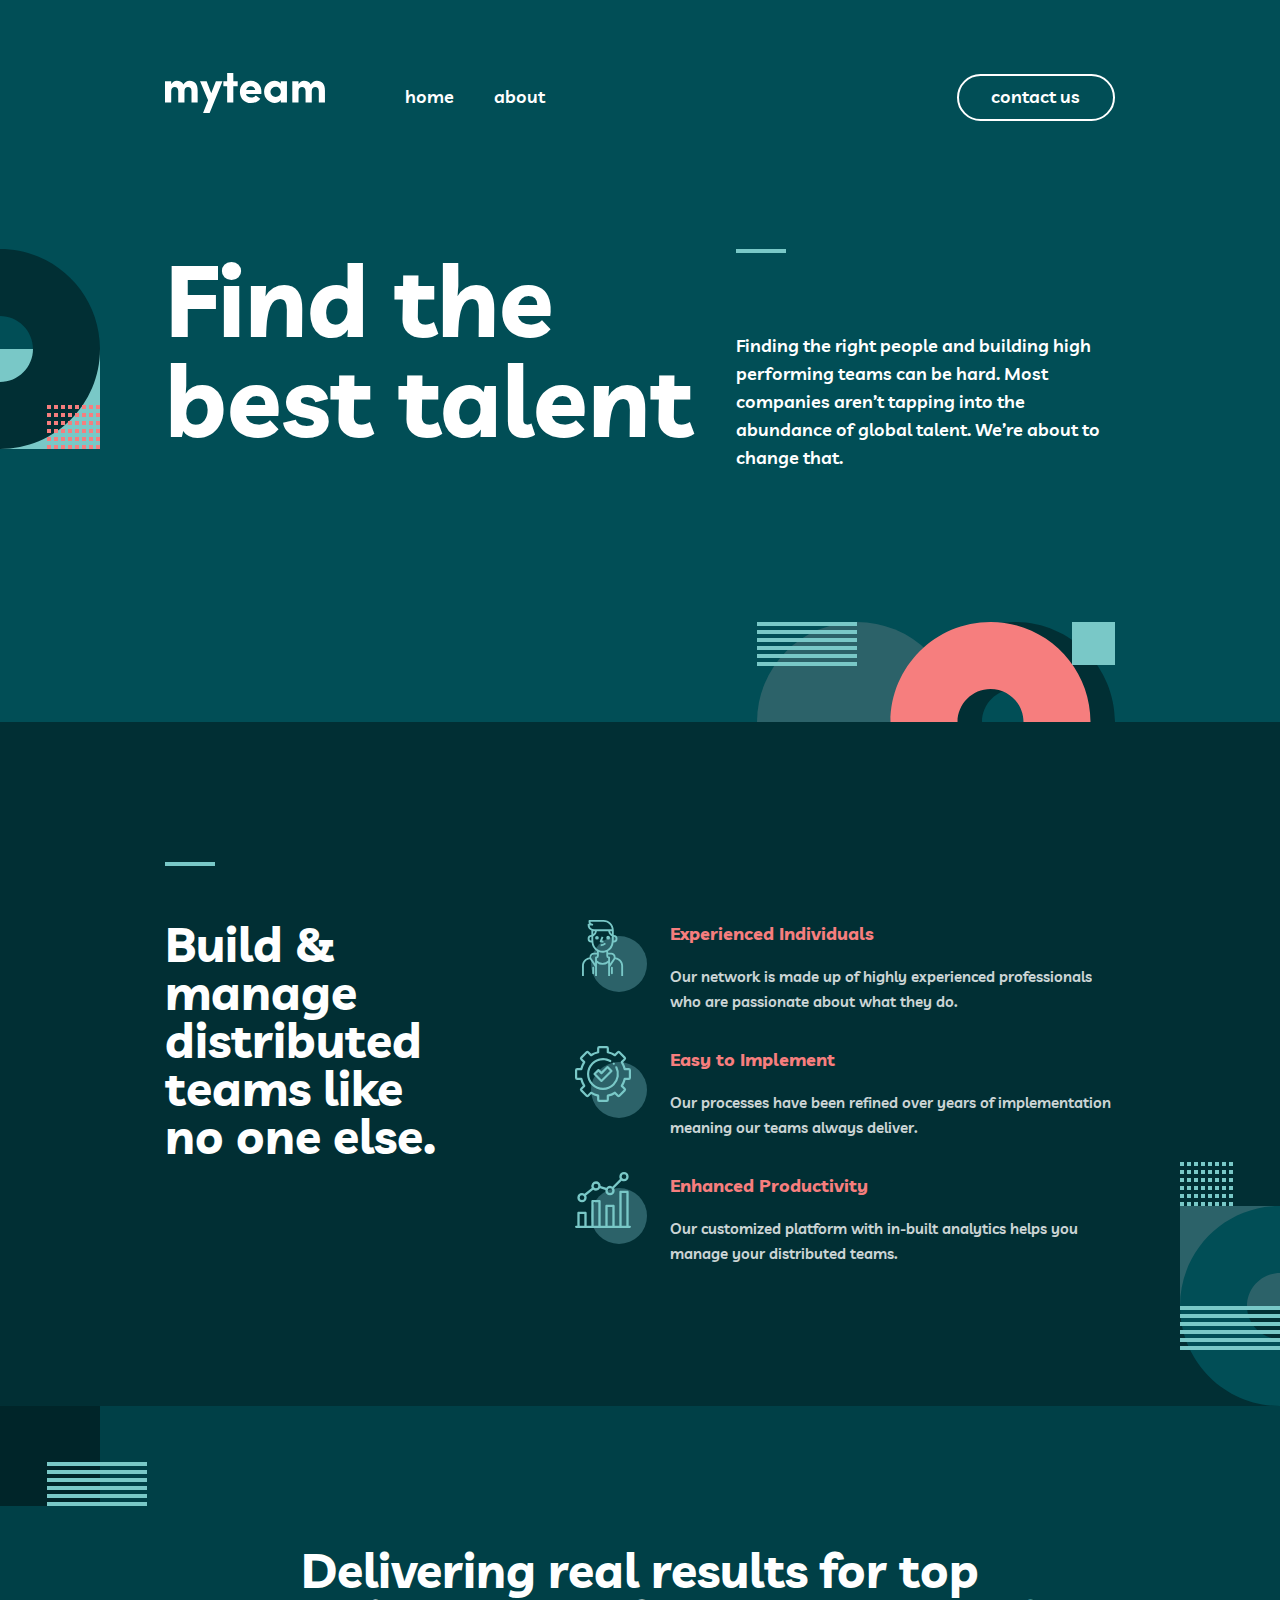
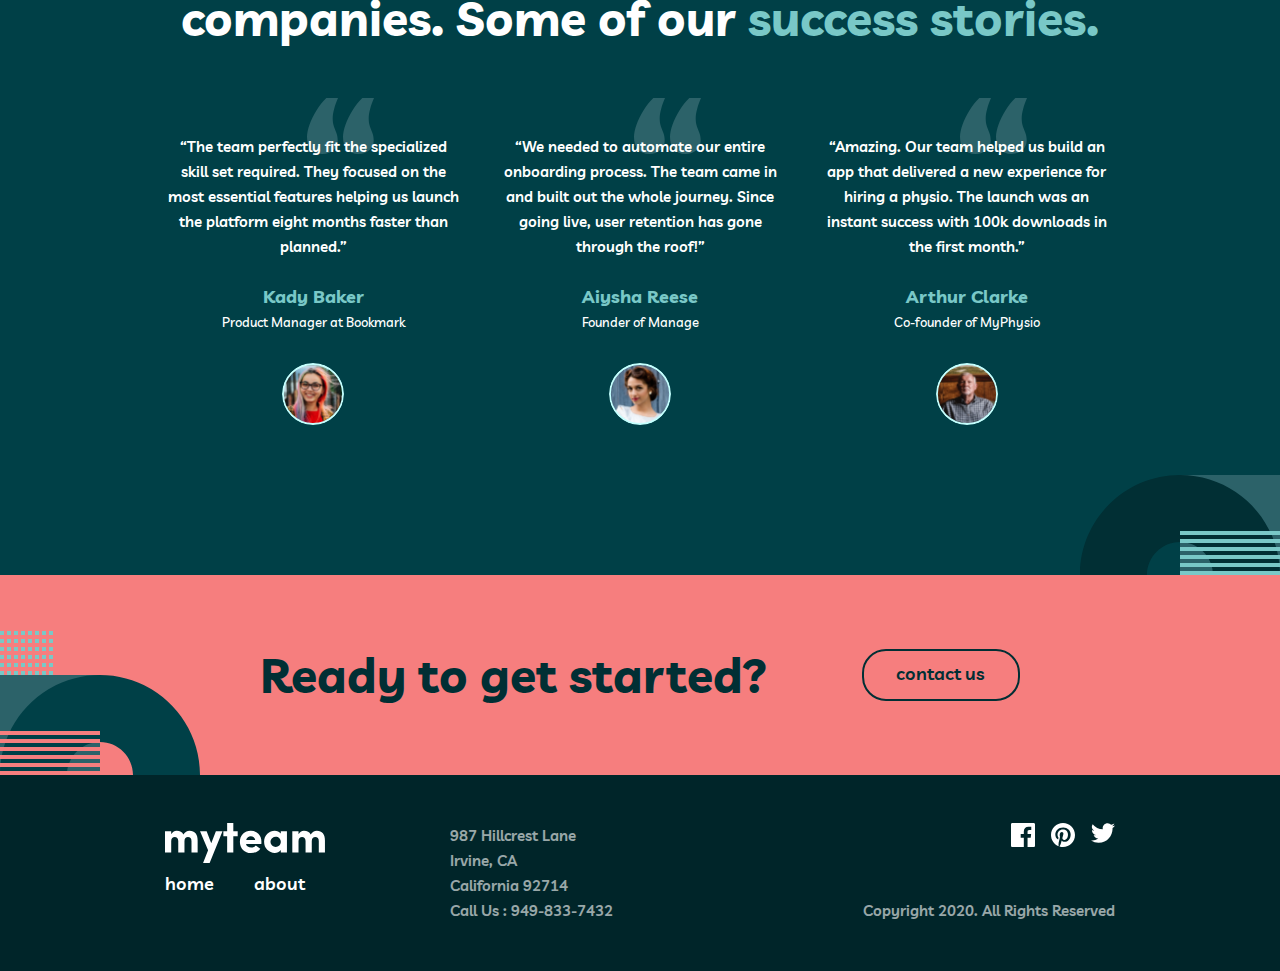
<file: index.html>
<!DOCTYPE html>
<html lang="en">
<head>
  <meta charset="UTF-8">
  <meta http-equiv="X-UA-Compatible" content="IE=edge">
  <meta name="viewport" content="width=device-width, initial-scale=1.0">
  <title>Myteam</title>
  <!-- google-fonts -->
  <link rel="preconnect" href="https://fonts.googleapis.com">
  <link rel="preconnect" href="https://fonts.gstatic.com" crossorigin>
  <link href="https://fonts.googleapis.com/css2?family=Inter:wght@400;600;700&family=Livvic:wght@500;600;700&family=Montserrat:wght@700&family=Nunito+Sans:wght@300;600;800&family=Poppins:wght@500;700&family=Roboto:wght@400;500;700&family=Spartan:wght@500;700&display=swap" rel="stylesheet">
  <!-- stylesheets -->

  <link rel="stylesheet" href="css/normalize.css">
  <link rel="stylesheet" href="css/styles.css">


</head>
<body>

  <div class="site-header-hero-wrapper container">
    <div class="">
      <header class="site-header">
        <div class="header-top-info-left">
          <a class="site-logo" href="index.html"><img class="site-logo-img" src="img/myteam-logo.svg" alt="myteam-logo"></a>
          <ul class="sitenav-list" >
            <li class="sitenav-list-item">
              <a class="sitenav-list-item-link" href="index.html">home</a>
            </li>
            <li class="sitenav-list-item">
              <a class="sitenav-list-item-link" href="index-about.html">about</a>
            </li>

          </ul>
        </div>
        <div class="header-top-info-right"><a class="button button-green" href="index-contact.html">contact us</a></div>
      </header>

      <div class="site-hero">

        <h1 class="hero-heading">Find the <br> best talent</h1>
        <p class="hero-heading-text">Finding the right people and building high performing teams can be hard. Most companies aren’t tapping into the abundance of global talent. We’re about to change that.</p>

        <img class="hero-bg-img-left" src="img/hero-left-bg.svg" alt="" width="100" height="200">
        <img class="hero-bg-img-bottom" src="img/hero-bottom-bg.svg" alt="" width="358" height="100">
      </div>

    </div>
  </div>


  <main class="main-content">

    <div class="main-feature container">
      <h2 class="main-feature-heading" >Build & manage distributed teams like no one else.</h2>
      <ul class="main-feature-list">
        <li class="main-feature-list-item">
          <img class="main-feature-list-item-img" src="img/icon-feature-experience.svg" alt="" width="72" height="72">
          <div class="main-feature-list-item-info">
            <h3 class="main-feature-list-item-headeing">Experienced Individuals</h3>
            <p class="main-feature-list-item-text"> Our network is made up of highly experienced professionals who are passionate about what they do.</p>
          </div>
        </li>
        <li class="main-feature-list-item">
          <img class="main-feature-list-item-img" src="img/icon-feature-implementation.svg" alt="" width="72" height="72">
          <div class="main-feature-list-item-info">
            <h3 class="main-feature-list-item-headeing">Easy to Implement</h3>
            <p class="main-feature-list-item-text">Our processes have been refined over years of implementation meaning our teams always deliver.</p>
          </div>
        </li>
        <li class="main-feature-list-item">
          <img class="main-feature-list-item-img" src="img/icon-feature-productivity.svg" alt="" width="72" height="72">
          <div class="main-feature-list-item-info">
            <h3 class="main-feature-list-item-headeing">Enhanced Productivity</h3>
            <p class="main-feature-list-item-text">Our customized platform with in-built analytics helps you manage your distributed teams.</p>
          </div>
        </li>
      </ul>
      <img class="main-feature-right-bg" src="img/main-feature-right-bg.svg" alt="" width="100" height="244">
    </div>

    <!-- reviews-wrapper -->

    <div class="reviews-wrapper container">
      <h2 class="reviews-heading">Delivering real results for top <br> companies. Some of our <span class="reviews-heading-blue">success stories.</span></h2>
      <ul class="reviews-list">
        <li class="reviews-list-item">
          <img class="reviiews-list-item-icon" src="img/reviews-list-item-beffor.svg" alt="" width="67" height="56">
          <p class="reviews-list-item-text"> “The team perfectly fit the specialized skill set required. They focused on the most essential features helping us launch the platform eight months faster than planned.”</p>
          <h3 class="reviews-list-item-user-name">Kady Baker</h3>
          <span class="reviews-list-item-user-profession"> Product Manager at Bookmark</span>
          <span class="reviews-list-item-user-img-wrapper"><img class="reviews-list-item-user-img" src="img/kady.svg" alt="" width="62" height="62"></span>
        </li>

        <li class="reviews-list-item">
          <img class="reviiews-list-item-icon" src="img/reviews-list-item-beffor.svg" alt="" width="67" height="56">
          <p class="reviews-list-item-text"> “We needed to automate our entire onboarding process. The team came in and built out the whole journey. Since going live, user retention has gone through the roof!”</p>
          <h3 class="reviews-list-item-user-name">Aiysha Reese</h3>
          <span class="reviews-list-item-user-profession"> Founder of Manage</span>
          <span class="reviews-list-item-user-img-wrapper"><img class="reviews-list-item-user-img"  src="img/aisha.svg" alt="" width="62" height="62"></span>
        </li>

        <li class="reviews-list-item">
          <img class="reviiews-list-item-icon" src="img/reviews-list-item-beffor.svg" alt="" width="67" height="56">
          <p class="reviews-list-item-text"> “Amazing. Our team helped us build an app that delivered a new experience for hiring a physio. The launch was an instant success with 100k downloads in the first month.”</p>
          <h3 class="reviews-list-item-user-name">Arthur Clarke</h3>
          <span class="reviews-list-item-user-profession"> Co-founder of MyPhysio</span>
          <span class="reviews-list-item-user-img-wrapper"><img class="reviews-list-item-user-img"  src="img/arthur.svg" alt="" width="62" height="62"></span>
        </li>
      </ul>
      <img class="reviews-bg-left" src="img/reviews-bg-left.svg" alt="" width="147" height="100">
      <img class="reviews-bg-right" src="img/reviews-bg-right.svg" alt="" width="200" height="100">
    </div>

    <!-- contact -->

    <div class="contact container">
      <h2 class="contact-heading">Ready to get started?</h2>
      <a class="button button-red" href="index-contact.html">contact us</a>
      <img class="contact-bg" src="img/contact.bg.svg" alt="" width="200" height="144">
    </div>

  </main>

  <!-- footer -->

  <footer class="site-footer container">
    <div class="site-footer-left">
      <div class="footer-logo-nav-wrapper">
        <a class="site-footer-link" href="index.html"><img class="site-footer-link-img" src="img/myteam-logo.svg" alt="footer-logo"></a>
        <ul class="site-footer-list">
          <li class="site-footer-list-item">
            <a class="sitenav-list-item-link" href="index.html">home</a>
          </li>
          <li class="site-footer-list-item">
            <a class="sitenav-list-item-link" href="index.html">about</a>
          </li>
        </ul>
      </div>
      <div class="site-footer-info">987  Hillcrest Lane <br> Irvine, CA <br>California 92714 <br>Call Us : 949-833-7432</div>
    </div>

    <div class="site-footer-right">
      <ul class="social-networks-list">
        <li class="social-networks-list-item"><a href="#"><svg class="social-networks-icon" width="24" height="24" xmlns="http://www.w3.org/2000/svg"><path d="M22.675 0H1.325C.593 0 0 .593 0 1.325v21.351C0 23.407.593 24 1.325 24H12.82v-9.294H9.692v-3.622h3.128V8.413c0-3.1 1.893-4.788 4.659-4.788 1.325 0 2.463.099 2.795.143v3.24l-1.918.001c-1.504 0-1.795.715-1.795 1.763v2.313h3.587l-.467 3.622h-3.12V24h6.116c.73 0 1.323-.593 1.323-1.325V1.325C24 .593 23.407 0 22.675 0Z" fill="CurrentColor"/></svg></a></li>

        <li class="social-networks-list-item"><a href="#"><svg class="social-networks-icon" width="24" height="24" xmlns="http://www.w3.org/2000/svg"><path d="M12 0C5.373 0 0 5.372 0 12c0 5.084 3.163 9.426 7.627 11.174-.105-.949-.2-2.405.042-3.441.218-.937 1.407-5.965 1.407-5.965s-.359-.719-.359-1.782c0-1.668.967-2.914 2.171-2.914 1.023 0 1.518.769 1.518 1.69 0 1.029-.655 2.568-.994 3.995-.283 1.194.599 2.169 1.777 2.169 2.133 0 3.772-2.249 3.772-5.495 0-2.873-2.064-4.882-5.012-4.882-3.414 0-5.418 2.561-5.418 5.207 0 1.031.397 2.138.893 2.738a.36.36 0 0 1 .083.345l-.333 1.36c-.053.22-.174.267-.402.161-1.499-.698-2.436-2.889-2.436-4.649 0-3.785 2.75-7.262 7.929-7.262 4.163 0 7.398 2.967 7.398 6.931 0 4.136-2.607 7.464-6.227 7.464-1.216 0-2.359-.631-2.75-1.378l-.748 2.853c-.271 1.043-1.002 2.35-1.492 3.146C9.57 23.812 10.763 24 12 24c6.627 0 12-5.373 12-12 0-6.628-5.373-12-12-12Z" fill="CurrentColor"/></svg></a></li>

        <li class="social-networks-list-item"><a href="#"><svg class="social-networks-icon" width="24" height="20"  xmlns="http://www.w3.org/2000/svg"><path d="M24 2.557a9.83 9.83 0 0 1-2.828.775A4.932 4.932 0 0 0 23.337.608a9.864 9.864 0 0 1-3.127 1.195A4.916 4.916 0 0 0 16.616.248c-3.179 0-5.515 2.966-4.797 6.045A13.978 13.978 0 0 1 1.671 1.149a4.93 4.93 0 0 0 1.523 6.574 4.903 4.903 0 0 1-2.229-.616c-.054 2.281 1.581 4.415 3.949 4.89a4.935 4.935 0 0 1-2.224.084 4.928 4.928 0 0 0 4.6 3.419A9.9 9.9 0 0 1 0 17.54a13.94 13.94 0 0 0 7.548 2.212c9.142 0 14.307-7.721 13.995-14.646A10.025 10.025 0 0 0 24 2.557Z" fill="CurrentColor"/></svg></a></li>
      </ul>
      <span class="Copyright">Copyright 2020. All Rights Reserved</span>
    </div>
  </footer>

  <script src="js/main.js"></script>
</body>
</html>
</file>
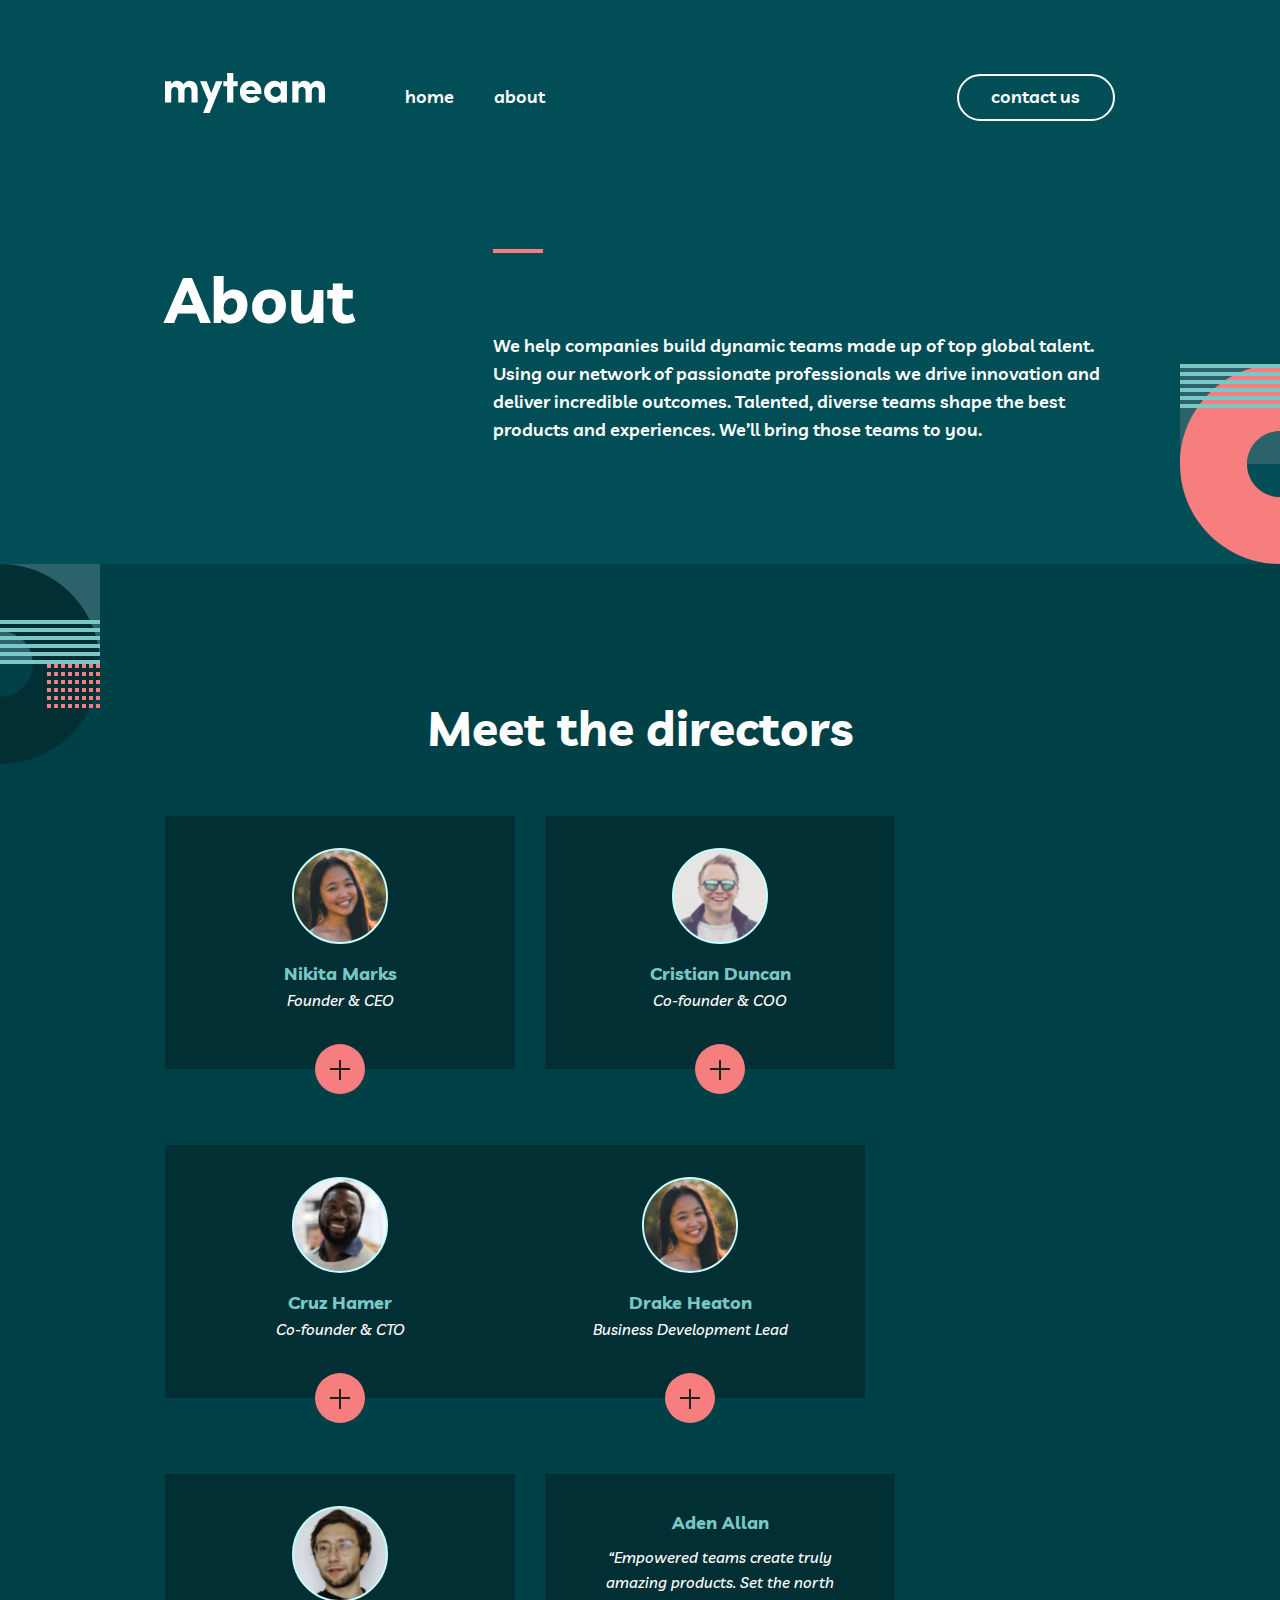
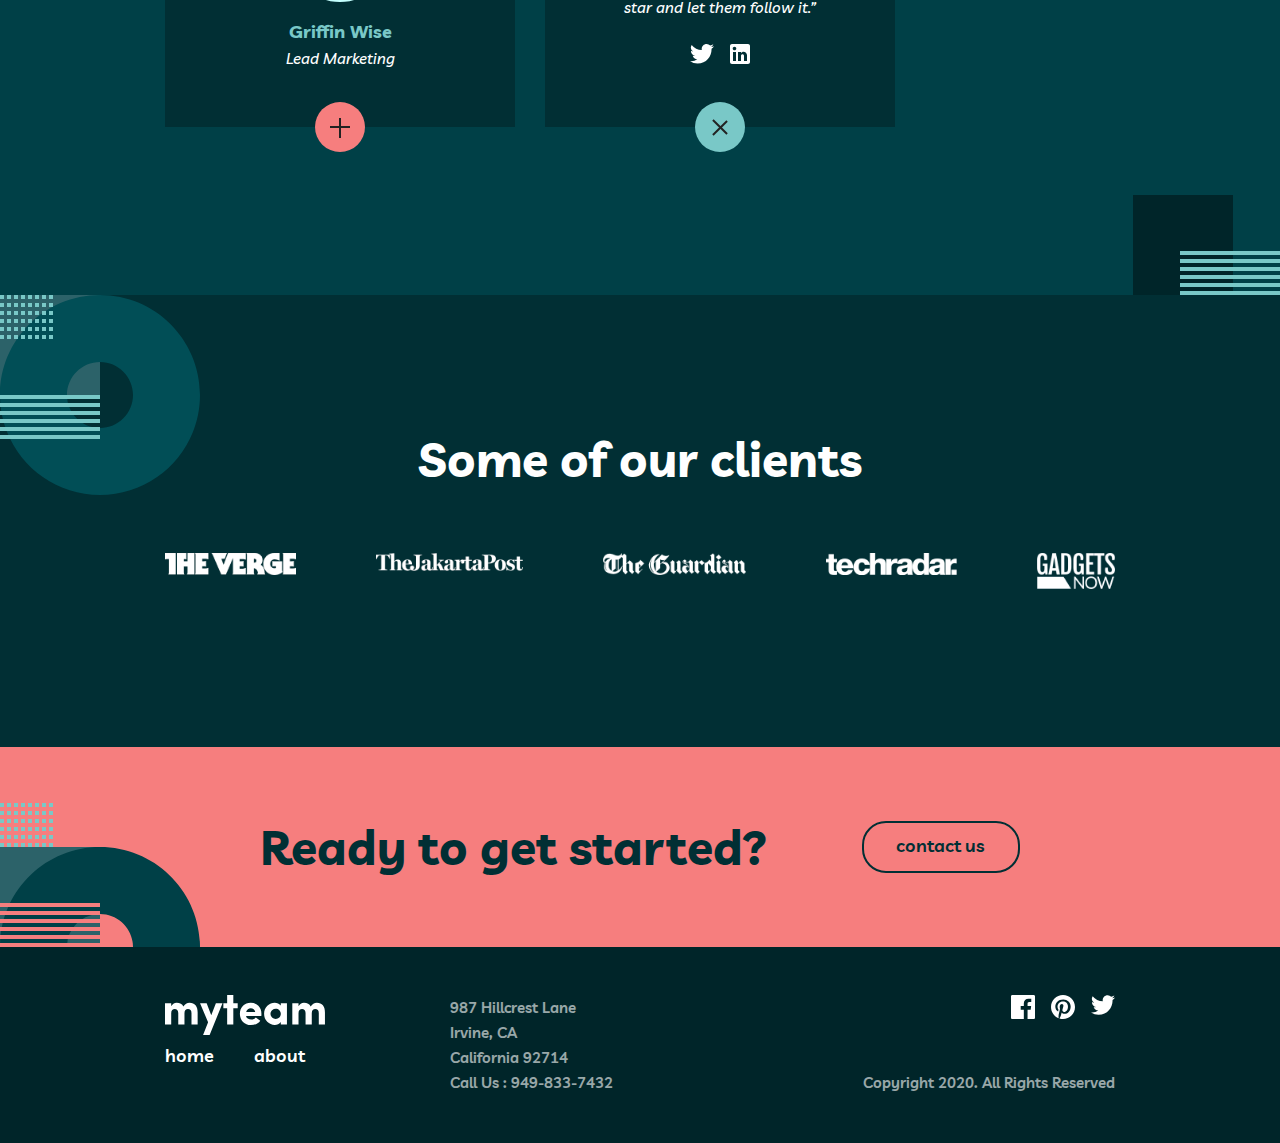
<file: about.index.html>
<!DOCTYPE html>
<html lang="en">
<head>
  <meta charset="UTF-8">
  <meta http-equiv="X-UA-Compatible" content="IE=edge">
  <meta name="viewport" content="width=device-width, initial-scale=1.0">
  <title>Myteam</title>
  <!-- google-fonts -->
  <link rel="preconnect" href="https://fonts.googleapis.com">
  <link rel="preconnect" href="https://fonts.gstatic.com" crossorigin>
  <link href="https://fonts.googleapis.com/css2?family=Inter:wght@400;600;700&family=Livvic:wght@500;600;700&family=Montserrat:wght@700&family=Nunito+Sans:wght@300;600;800&family=Poppins:wght@500;700&family=Roboto:wght@400;500;700&family=Spartan:wght@500;700&display=swap" rel="stylesheet">
  <!-- stylesheets -->

  <link rel="stylesheet" href="css/normalize.css">
  <link rel="stylesheet" href="css/styles.css">


</head>
<body>

  <div class="site-header-hero-wrapper container">
    <div class="">
      <header class="site-header">
        <div class="header-top-info-left">
          <a class="site-logo" href="index.html"><img class="site-logo-img" src="img/myteam-logo.svg" alt="myteam-logo"></a>
          <ul class="sitenav-list" >
            <li class="sitenav-list-item">
              <a class="sitenav-list-item-link" href="index.html">home</a>
            </li>
            <li class="sitenav-list-item">
              <a class="sitenav-list-item-link" href="about.index.html">about</a>
            </li>

          </ul>
        </div>
        <div class="header-top-info-right"><a class="button button-green" href="#">contact us</a></div>
      </header>

      <!-- hero -->

      <div class="site-hero about-site-hero ">

        <h1 class="hero-heading about-hero-headding">About</h1>
        <p class="hero-heading-text about-hero-heading-text ">We help companies build dynamic teams made up of top global talent. Using our network of passionate professionals we drive innovation and deliver incredible outcomes. Talented, diverse teams shape the best products and experiences. We’ll bring those teams to you.</p>

        <img class="about-hero-bg" src="img/about-hero-bg.svg" alt="" width="100" height="200">
      </div>

    </div>
  </div>


  <main class="main-content">

    <div class="main-feature about-main-feature container">
      <h2 class="about-main-feature-heading" id="directors">Meet the directors</h2>
      <ul class="about-main-feature-list">
        <li class="about-main-feature-list-item ">
          <img class="about-main-featute-item-user-img" src="img/nikita.svg" alt="Nikita-img"  width="96" height="96">
          <h3 class="about-main-feature-user-name">Nikita Marks</h3>
          <span class="about-main-feature-user-profession">Founder & CEO</span>
<div class="select-or-reject-wrapper">
  <a class="menu-btn" href="#directors">
    <span class="span"> </span>
      </a>
</div>
        </li>
        <li class="about-main-feature-list-item">
          <img class="about-main-featute-item-user-img" src="img/cristian.svg" alt="cristain-img"  width="96" height="96" >
          <h3 class="about-main-feature-user-name">Cristian Duncan</h3>
          <span class="about-main-feature-user-profession">Co-founder & COO</span>
          <div class="select-or-reject-wrapper">
            <a class="menu-btn" href="#directors">
              <span class="span"> </span>
                </a>
          </div>
        </li>
        <li class="about-main-feature-list-item">
          <img class="about-main-featute-item-user-img" src="img/cruz.svg" alt="Cruz-img"  width="96" height="96" >
          <h3 class="about-main-feature-user-name">Cruz Hamer</h3>
          <span class="about-main-feature-user-profession">Co-founder & CTO</span>
          <div class="select-or-reject-wrapper">
            <a class="menu-btn" href="#directors">
              <span class="span"> </span>
                </a>
          </div>
        </li>
        <li class="about-main-feature-list-item">
          <img class="about-main-featute-item-user-img" src="img/nikita.svg" alt="Nikita-img"  width="96" height="96" >
          <h3 class="about-main-feature-user-name">Drake Heaton</h3>
          <span class="about-main-feature-user-profession">Business Development Lead</span>
          <div class="select-or-reject-wrapper">
            <a class="menu-btn" href="#directors">
              <span class="span"> </span>
                </a>
          </div>
        </li>
        <li class="about-main-feature-list-item">
          <img class="about-main-featute-item-user-img" src="img/griffin.svg" alt="Griffin-img"  width="96" height="96" >
          <h3 class="about-main-feature-user-name">Griffin Wise</h3>
          <span class="about-main-feature-user-profession">Lead Marketing</span>
          <div class="select-or-reject-wrapper">
            <a class="menu-btn" href="#directors">
              <span class="span"> </span>
                </a>
          </div>
        </li>
        <li class="about-main-feature-list-item">
          <h3 class="about-main-feature-user-name aden-name">Aden Allan</h3>
          <span class="about-main-feature-user-profession aden-profession ">“Empowered teams create truly amazing products. Set the north star and let them follow it.”</span>
          <ul class="about-main-feature-user-aden-allan-social-networks-list">
            <li class="about-main-feature-user-aden-allan-social-networks-list-item"> <a class="about-main-feature-user-aden-allan-social-network-icons
              about-main-feature-user-aden-allan-pinterest-icon" href="#"><svg width="24" height="20" xmlns="http://www.w3.org/2000/svg"><path d="M24 2.309a9.83 9.83 0 0 1-2.828.775A4.932 4.932 0 0 0 23.337.36a9.864 9.864 0 0 1-3.127 1.195A4.916 4.916 0 0 0 16.616 0c-3.179 0-5.515 2.966-4.797 6.045A13.978 13.978 0 0 1 1.671.901a4.93 4.93 0 0 0 1.523 6.574 4.903 4.903 0 0 1-2.229-.616c-.054 2.281 1.581 4.415 3.949 4.89a4.935 4.935 0 0 1-2.224.084 4.928 4.928 0 0 0 4.6 3.419A9.9 9.9 0 0 1 0 17.292a13.94 13.94 0 0 0 7.548 2.212c9.142 0 14.307-7.721 13.995-14.646A10.025 10.025 0 0 0 24 2.309Z" fill="CurrentColor"/></svg></a></li>

            <li><a class="about-main-feature-user-aden-allan-social-network-icons
              about-main-feature-user-aden-allan-linkedin-icon" href="#"><svg width="20" height="20"  xmlns="http://www.w3.org/2000/svg"><path fill-rule="evenodd" clip-rule="evenodd" d="M2 0h16c1.1 0 2 .9 2 2v16c0 1.1-.9 2-2 2H2c-1.1 0-2-.9-2-2V2C0 .9.9 0 2 0Zm4 17V8H3v9h3ZM4.5 6.3c-1 0-1.8-.8-1.8-1.8s.8-1.8 1.8-1.8 1.8.8 1.8 1.8-.8 1.8-1.8 1.8ZM14 17h3v-5.7c0-1.9-1.6-3.5-3.5-3.5-.9 0-2 .6-2.5 1.4V8H8v9h3v-5.3c0-.8.7-1.5 1.5-1.5s1.5.7 1.5 1.5V17Z" fill="CurrentColor"/></svg></a></li>
          </ul>

          <div class="select-or-reject-wrapper">
            <a class="menu-btn menu-btn-active menu-btn-blue" href="#directors">
              <span class="span"> </span></a>
          </div>

        </li>
      </ul>
      <img class="about-feature-left-top-bg" src="img/about-feature-left-top-bg.svg" alt="" width="100" height="200">
      <img class="about-feature-right-bottom-bg" src="img/about-feature-right-bottom-bg.svg" alt="" width="147" height="100">
    </div>

    <!-- reviews-wrapper -->

    <div class="reviews-wrapper about-reviews-wrapper container">
      <h2 class="about-reviews-heading">Some of our clients</h2>
<ul  class="about-reviews-list">
  <li class="about-reviews-list-item">
    <img class="about-reviews-list-item-img" src="img/the-verge.png" alt="the-verge" width="165" height="28" srcset="img/the-verge.png 1x, img/the-verge@2x.png 2x">
  </li>
  <li class="about-reviews-list-item">
    <img class="about-reviews-list-item-img" src="img/the-jakarta-post.png" alt="the-jakarta" width="184" height="23" srcset="img/the-jakarta-post.png 1x, img/the-jakarta-post@2x.png 2x">
  </li>
  <li class="about-reviews-list-item">
    <img class="about-reviews-list-item-img" src="img/the-guardian.png" alt="the-guardian" width="180" height="28" srcset="img/the-guardian.png 1x, img/the-guardian@2x.png">
  </li>
  <li class="about-reviews-list-item">
    <img class="about-reviews-list-item-img" src="img/techradar.png" alt="techradar" width="165" height="28" srcset="img/techradar.png 1x, img/techradar@2x.png 2x">
  </li>
  <li class="about-reviews-list-item">
    <img class="about-reviews-list-item-img" src="img/gadgets-now.png" alt="gadgets-now" width="98" height="45" srcset="img/gadgets-now.png 1x, img/gadgets-now@2x.png 2x">
  </li>
</ul>

<img class="about-reviews-bg" src="img/about-reviews-bg.svg" alt="" width="200" height="200">

    </div>

    <!-- contact -->

    <div class="contact container">
      <h2 class="contact-heading">Ready to get started?</h2>
      <a class="button button-red" href="contact-index.html">contact us</a>
      <img class="contact-bg" src="img/contact.bg.svg" alt="" width="200" height="144">
    </div>

  </main>

  <!-- footer -->

  <footer class="site-footer container">
    <div class="site-footer-left">
      <div class="footer-logo-nav-wrapper">
        <a class="site-footer-link" href="index.html"><img class="site-footer-link-img" src="img/myteam-logo.svg" alt="footer-logo"></a>
        <ul class="site-footer-list">
          <li class="site-footer-list-item">
            <a class="sitenav-list-item-link" href="index.html">home</a>
          </li>
          <li class="site-footer-list-item">
            <a class="sitenav-list-item-link" href="index.html">about</a>
          </li>
        </ul>
      </div>
      <div class="site-footer-info">987  Hillcrest Lane <br> Irvine, CA <br>California 92714 <br>Call Us : 949-833-7432</div>
    </div>

    <div class="site-footer-right">
      <ul class="social-networks-list">
        <li class="social-networks-list-item"><a href="#"><svg class="social-networks-icon" width="24" height="24" xmlns="http://www.w3.org/2000/svg"><path d="M22.675 0H1.325C.593 0 0 .593 0 1.325v21.351C0 23.407.593 24 1.325 24H12.82v-9.294H9.692v-3.622h3.128V8.413c0-3.1 1.893-4.788 4.659-4.788 1.325 0 2.463.099 2.795.143v3.24l-1.918.001c-1.504 0-1.795.715-1.795 1.763v2.313h3.587l-.467 3.622h-3.12V24h6.116c.73 0 1.323-.593 1.323-1.325V1.325C24 .593 23.407 0 22.675 0Z" fill="CurrentColor"/></svg></a></li>

        <li class="social-networks-list-item"><a href="#"><svg class="social-networks-icon" width="24" height="24" xmlns="http://www.w3.org/2000/svg"><path d="M12 0C5.373 0 0 5.372 0 12c0 5.084 3.163 9.426 7.627 11.174-.105-.949-.2-2.405.042-3.441.218-.937 1.407-5.965 1.407-5.965s-.359-.719-.359-1.782c0-1.668.967-2.914 2.171-2.914 1.023 0 1.518.769 1.518 1.69 0 1.029-.655 2.568-.994 3.995-.283 1.194.599 2.169 1.777 2.169 2.133 0 3.772-2.249 3.772-5.495 0-2.873-2.064-4.882-5.012-4.882-3.414 0-5.418 2.561-5.418 5.207 0 1.031.397 2.138.893 2.738a.36.36 0 0 1 .083.345l-.333 1.36c-.053.22-.174.267-.402.161-1.499-.698-2.436-2.889-2.436-4.649 0-3.785 2.75-7.262 7.929-7.262 4.163 0 7.398 2.967 7.398 6.931 0 4.136-2.607 7.464-6.227 7.464-1.216 0-2.359-.631-2.75-1.378l-.748 2.853c-.271 1.043-1.002 2.35-1.492 3.146C9.57 23.812 10.763 24 12 24c6.627 0 12-5.373 12-12 0-6.628-5.373-12-12-12Z" fill="CurrentColor"/></svg></a></li>

        <li class="social-networks-list-item"><a href="#"><svg class="social-networks-icon" width="24" height="20"  xmlns="http://www.w3.org/2000/svg"><path d="M24 2.557a9.83 9.83 0 0 1-2.828.775A4.932 4.932 0 0 0 23.337.608a9.864 9.864 0 0 1-3.127 1.195A4.916 4.916 0 0 0 16.616.248c-3.179 0-5.515 2.966-4.797 6.045A13.978 13.978 0 0 1 1.671 1.149a4.93 4.93 0 0 0 1.523 6.574 4.903 4.903 0 0 1-2.229-.616c-.054 2.281 1.581 4.415 3.949 4.89a4.935 4.935 0 0 1-2.224.084 4.928 4.928 0 0 0 4.6 3.419A9.9 9.9 0 0 1 0 17.54a13.94 13.94 0 0 0 7.548 2.212c9.142 0 14.307-7.721 13.995-14.646A10.025 10.025 0 0 0 24 2.557Z" fill="CurrentColor"/></svg></a></li>
      </ul>
      <span class="Copyright">Copyright 2020. All Rights Reserved</span>
    </div>
  </footer>

  <script src="js/main.js"></script>
</body>
</html>
</file>
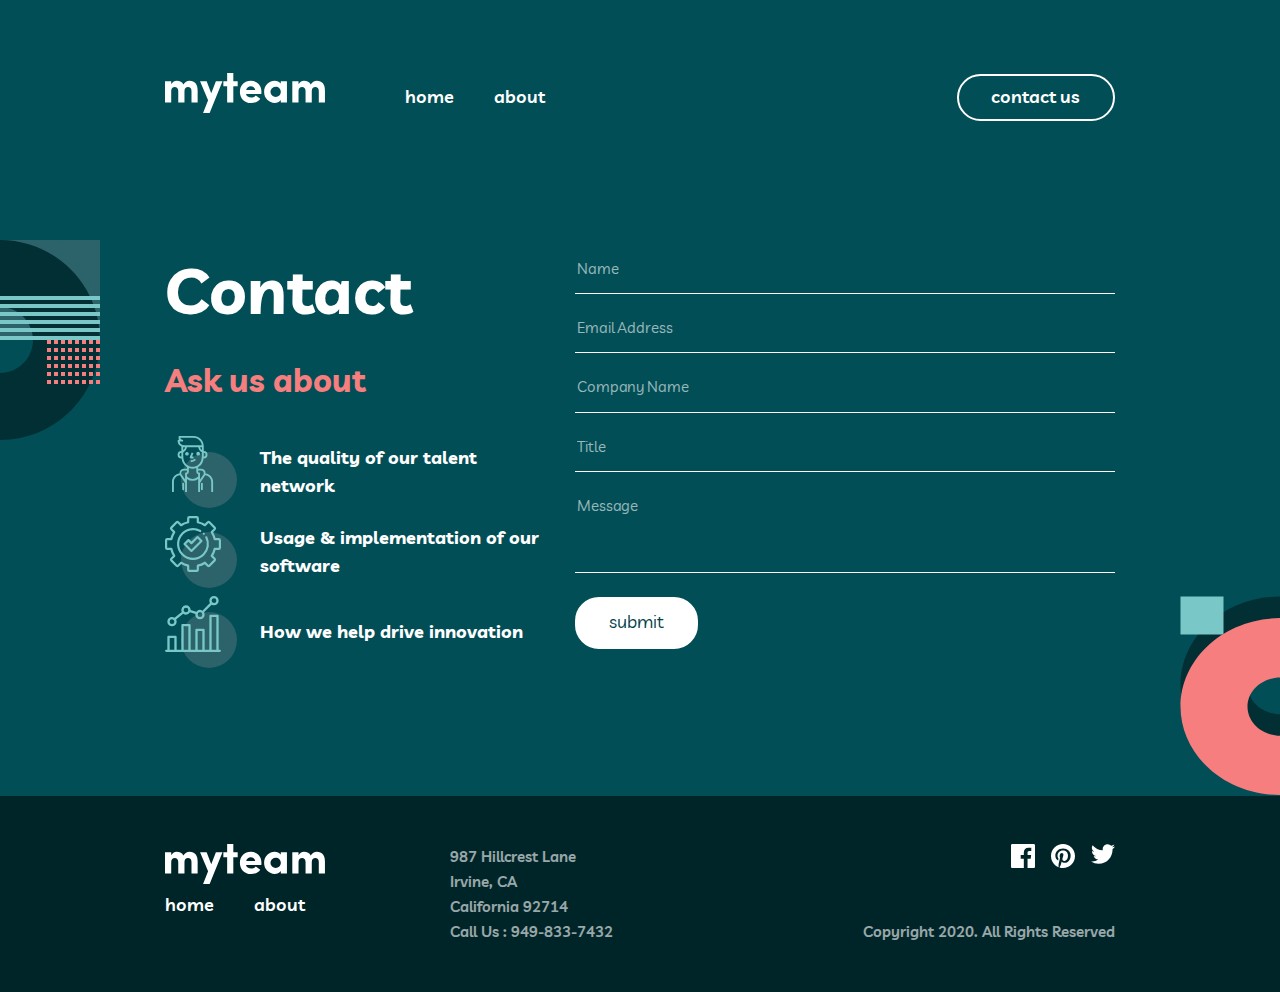
<file: index-contact.html>
<!DOCTYPE html>
<html lang="en">
<head>
  <meta charset="UTF-8">
  <meta http-equiv="X-UA-Compatible" content="IE=edge">
  <meta name="viewport" content="width=device-width, initial-scale=1.0">
  <title>Myteam</title>
  <!-- google-fonts -->
  <link rel="preconnect" href="https://fonts.googleapis.com">
  <link rel="preconnect" href="https://fonts.gstatic.com" crossorigin>
  <link href="https://fonts.googleapis.com/css2?family=Inter:wght@400;600;700&family=Livvic:wght@500;600;700&family=Montserrat:wght@700&family=Nunito+Sans:wght@300;600;800&family=Poppins:wght@500;700&family=Roboto:wght@400;500;700&family=Spartan:wght@500;700&display=swap" rel="stylesheet">
  <!-- stylesheets -->

  <link rel="stylesheet" href="css/normalize.css">
  <link rel="stylesheet" href="css/styles.css">


</head>
<body>

  <div class="site-header-hero-wrapper container">
    <div class="header-contact-wrapper">
      <header class="site-header site-header-index-contact">
        <div class="header-top-info-left">
          <a class="site-logo" href="index.html"><img class="site-logo-img" src="img/myteam-logo.svg" alt="myteam-logo"></a>
          <ul class="sitenav-list" >
            <li class="sitenav-list-item">
              <a class="sitenav-list-item-link" href="index.html">home</a>
            </li>
            <li class="sitenav-list-item">
              <a class="sitenav-list-item-link" href="index-about.html">about</a>
            </li>

          </ul>
        </div>
        <div class="header-top-info-right"><a class="button button-green" href="index-contact.html">contact us</a></div>
      </header>

      <!-- contact -->
      <div class="index-contact-form-wrapper">
        <div class="index-contact">
          <h1 class="index-contact-heading">Contact</h1>
          <span class="Ask-us-about">Ask us about</span>
          <ul class="index-contact-list">
            <li class="index-contact-list-item">
              <img class="index-contact-list-item-img" src="img/icon-feature-experience.svg" alt="" width="72"  height="72">
              <p class="index-contact-list-item-text">The quality of our talent network</p>
            </li>
            <li class="index-contact-list-item">
              <img class="index-contact-list-item-img" src="img/icon-feature-implementation.svg" alt="" width="72"  height="72">
              <p class="index-contact-list-item-text">Usage & implementation of our software</p>
            </li>
            <li class="index-contact-list-item">
              <img class="index-contact-list-item-img" src="img/icon-feature-productivity.svg" alt="" width="72"  height="72">
              <p class="index-contact-list-item-text">How we help drive innovation</p>
            </li>
          </ul>

        </div>

        <!-- form -->
        <form class="form" action="https://echo.htmlacademy.ru" method="post" autocomplete="off">

          <input class="input" type="text" name="name" aria-label="" placeholder="Name" required>

          <input class="input" type="email" name="email" aria-label="" placeholder="Email Address" required pattern="^(?:\d{10,12}|\+\d{10,12}|\w+@\w+\.\w{2,4})$">

          <input class="input" type="text" name="Company-Name" aria-label="" placeholder="Company Name" required>
          <input class="input" type="text" name="title" aria-label="" placeholder="Title" required>
          <input class="input" type="text" name="message" aria-label="" placeholder="Message" required>

<button class="submit" type="submit">submit</button>
        </form>
        <img class="index-contact-left-bg" src="img/index-contact-left.bg.svg" alt="" width="100" height="200">
        <img class="index-contact-right-bg" src="img/index-contact-right.bg.svg" alt=""  width="100" height="200">
      </div>
    </div>
  </div>



  <!-- footer -->

  <footer class="site-footer container">
    <div class="site-footer-left">
      <div class="footer-logo-nav-wrapper">
        <a class="site-footer-link" href="index.html"><img class="site-footer-link-img" src="img/myteam-logo.svg" alt="footer-logo"></a>
        <ul class="site-footer-list">
          <li class="site-footer-list-item">
            <a class="sitenav-list-item-link" href="index.html">home</a>
          </li>
          <li class="site-footer-list-item">
            <a class="sitenav-list-item-link" href="index.html">about</a>
          </li>
        </ul>
      </div>
      <div class="site-footer-info">987  Hillcrest Lane <br> Irvine, CA <br>California 92714 <br>Call Us : 949-833-7432</div>
    </div>

    <div class="site-footer-right">
      <ul class="social-networks-list">
        <li class="social-networks-list-item"><a href="#"><svg class="social-networks-icon" width="24" height="24" xmlns="http://www.w3.org/2000/svg"><path d="M22.675 0H1.325C.593 0 0 .593 0 1.325v21.351C0 23.407.593 24 1.325 24H12.82v-9.294H9.692v-3.622h3.128V8.413c0-3.1 1.893-4.788 4.659-4.788 1.325 0 2.463.099 2.795.143v3.24l-1.918.001c-1.504 0-1.795.715-1.795 1.763v2.313h3.587l-.467 3.622h-3.12V24h6.116c.73 0 1.323-.593 1.323-1.325V1.325C24 .593 23.407 0 22.675 0Z" fill="CurrentColor"/></svg></a></li>

        <li class="social-networks-list-item"><a href="#"><svg class="social-networks-icon" width="24" height="24" xmlns="http://www.w3.org/2000/svg"><path d="M12 0C5.373 0 0 5.372 0 12c0 5.084 3.163 9.426 7.627 11.174-.105-.949-.2-2.405.042-3.441.218-.937 1.407-5.965 1.407-5.965s-.359-.719-.359-1.782c0-1.668.967-2.914 2.171-2.914 1.023 0 1.518.769 1.518 1.69 0 1.029-.655 2.568-.994 3.995-.283 1.194.599 2.169 1.777 2.169 2.133 0 3.772-2.249 3.772-5.495 0-2.873-2.064-4.882-5.012-4.882-3.414 0-5.418 2.561-5.418 5.207 0 1.031.397 2.138.893 2.738a.36.36 0 0 1 .083.345l-.333 1.36c-.053.22-.174.267-.402.161-1.499-.698-2.436-2.889-2.436-4.649 0-3.785 2.75-7.262 7.929-7.262 4.163 0 7.398 2.967 7.398 6.931 0 4.136-2.607 7.464-6.227 7.464-1.216 0-2.359-.631-2.75-1.378l-.748 2.853c-.271 1.043-1.002 2.35-1.492 3.146C9.57 23.812 10.763 24 12 24c6.627 0 12-5.373 12-12 0-6.628-5.373-12-12-12Z" fill="CurrentColor"/></svg></a></li>

        <li class="social-networks-list-item"><a href="#"><svg class="social-networks-icon" width="24" height="20"  xmlns="http://www.w3.org/2000/svg"><path d="M24 2.557a9.83 9.83 0 0 1-2.828.775A4.932 4.932 0 0 0 23.337.608a9.864 9.864 0 0 1-3.127 1.195A4.916 4.916 0 0 0 16.616.248c-3.179 0-5.515 2.966-4.797 6.045A13.978 13.978 0 0 1 1.671 1.149a4.93 4.93 0 0 0 1.523 6.574 4.903 4.903 0 0 1-2.229-.616c-.054 2.281 1.581 4.415 3.949 4.89a4.935 4.935 0 0 1-2.224.084 4.928 4.928 0 0 0 4.6 3.419A9.9 9.9 0 0 1 0 17.54a13.94 13.94 0 0 0 7.548 2.212c9.142 0 14.307-7.721 13.995-14.646A10.025 10.025 0 0 0 24 2.557Z" fill="CurrentColor"/></svg></a></li>
      </ul>
      <span class="Copyright">Copyright 2020. All Rights Reserved</span>
    </div>
  </footer>

  <script src="js/main.js"></script>
</body>
</html>
</file>
<file: css/styles.css>
:root{
  --Midnight-green: #014E56;
  --Light-coral:#F67E7E;
  --Rapture-blue:#79C8C7;
  --Police-blue:#2C6269;
  --Deep-jungle-green:#004047;
  --Sacramento-state-green:#012F34;
  --Dark-green: #002529;
  --white:#fff;

  --primary-midnight-green: #014e56;
  --primary-light-coral: #f67e7e;
  --primary-white: #fff;
  --secondary-repture-blue: #79c8c7;
  --secondary-police-blue: #2c6269;
  --secondary-deep-jungle-green: #004047;
  --secondary-secramento-state-green: #012f34;
  --secondary-dark-green: #002529;
}

html{
  box-sizing:border-box;
  height: 100%;
  scroll-behavior: smooth;
}


*,
*::before,
*::after{
  box-sizing:inherit;
}

*:focus{
  outline: 2px #014E56;
  outline-offset: 2px;
}


body{
  display: flex;
  flex-direction: column;
  height: 100%;
  padding: 0;
  margin: 0;
  font-family:"Livvic","arial", serif;
  font-size: 15px;
  line-height: 25px;
  font-weight: 600;
  background-color: #fff;
  color: var(--white);
}


img{
  max-width: 100%;
  height: auto;

}

.container{
  width: 100%;
  max-width: 1440px;
  padding-left: 165px;
  padding-right: 165px;
  margin-left: auto;
  margin-right: auto;
}

.uzum{
  color: red;
}

.olma2{
color: blue;
}

.hidden{
  display: none;
}

.button {
  font-weight: 600;
  font-size: 18px;
  line-height: 28px;
  padding: 9px 33px 11px 32px;
  border: 2px solid #fff;
  border-radius: 24px;
  text-decoration: none;
}

.button-green {
  color: var(--white);
}

.button-green:hover{
  color:   var(--Dark-green);
  background-color: var(--white);
}

.button-red{
  color: var(--Sacramento-state-green);
  border-color: var(--Sacramento-state-green);
}

.button-red:hover{
  color: var(--white);
  background-color: var(--Sacramento-state-green);
}

/* MAIN-CONTENT */

.main-content{
  flex-grow: 1;
}

.site-header-hero-wrapper {
  background-color: var(--Midnight-green);
}

.site-header {
  display: flex;
  justify-content: space-between;
  align-items: center;
  padding-top: 73px;
  padding-bottom: 129px;
  background-color: var(--Midnight-green);
}

.site-header-index-contact{
  padding-bottom: 120px;
}

.site-logo {
  margin-right: 80px;
}

.site-logo-img {
  width: 160px;
  height: 40px;
}

.header-top-info-left{
  display: flex;
  justify-content: space-between;
  align-items: center;
}

.sitenav-list {
  display: flex;
  align-items: center;
  list-style: none;
  padding: 0;
  margin: 0;
}

.sitenav-list-item:not(:last-child){
  margin-right: 40px;
}

.sitenav-list-item-link {
  font-weight: 600;
  font-size: 18px;
  line-height: 28px;
  color: var(--white);
  text-decoration: none;
}

.sitenav-list-item-link:hover {
  color: var(--Light-coral);
}

.site-hero {
  display: flex;
  padding-bottom: 250px;
  position: relative;
}

.about-site-hero{
  padding-bottom: 120px;
}

.hero-heading {
  width: 635px;
  font-weight: bold;
  font-size: 100px;
  line-height: 100px;
  margin: 0;
}

.about-hero-headding{
  width: 350px;
  font-size: 64px;
}

.hero-heading-text {
  display: flex;
  flex-direction: column;
  width: 445px;
  font-weight: 600;
  font-size: 18px;
  line-height: 28px;
  margin: 0;
  margin-left: 30px;
}

.about-hero-heading-text{
  width: 730px;
}

.hero-heading-text::before{
  margin-bottom: 79px;
  width: 50px;
  height: 4px;
  background-color: var(--Rapture-blue);
  content:"";
}

.about-hero-heading-text::before{
  margin-bottom: 79px;
  width: 50px;
  height: 4px;
  background-color: var(--Light-coral);
  content:"";
}

.hero-bg-img-left {
  width: 100px;
  height: 200px;
  position: absolute;
  left: -165px;
  top: 0;

}

.hero-bg-img-bottom {
  width: 358px;
  height: 100px;
  position: absolute;
  right: 0;
  bottom:0;
}

.about-hero-bg{
  width: 100px;
  height: 200px;
  position: absolute;
  right: -165px;
  bottom:0;
}

/* main-feature */

.main-feature {
  display: flex;
  position: relative;
  padding-top: 140px;
  padding-left: 165px;
  background-color: #012F34;
}

.main-feature-heading {
  display: flex;
  flex-direction: column;
  width: 445px;
  font-weight: bold;
  font-size: 48px;
  line-height: 48px;
  margin: 0;
}

.main-feature-heading::before{
  width: 50px;
  height: 4px;
  margin-bottom: 54px;
  background-color: var(--Rapture-blue);
  content:"";
}

.main-feature-list {
  list-style: none;
  padding: 0;
  padding-bottom: 140px;
  margin: 0;
  margin-top: 58px;
  margin-left: 125px;
}

.main-feature-list-item {
  display: flex;
  width: 540px;
}

.main-feature-list-item:not(:last-child){
  margin-bottom: 32px;
}

.main-feature-list-item-img{
  width: 72px;
  height: 72px;
  margin-right: 23px;

}

.main-feature-list-item-headeing {
  font-weight: bold;
  font-size: 18px;
  line-height: 28px;
  margin: 0;
  margin-bottom: 16px;
  color: var(--Light-coral);
}

.main-feature-list-item-text {
  font-weight: 600;
  font-size: 15px;
  line-height: 25px;
  margin: 0;
  opacity: 0.8;
}

.main-feature-right-bg{
  width: 100px;
  height: 244px;
  position: absolute;
  right: 0;
  bottom: 0;
}

/* about-main-feature */

.about-main-feature{
  display: flex;
  flex-direction: column;
  background-color: var(--Deep-jungle-green);
}

.about-main-feature-heading {
  font-weight: bold;
  font-size: 48px;
  line-height: 48px;
  text-align: center;
  margin: 0;
  padding-bottom: 64px;
}
.about-main-feature-list {
  display: flex;
  flex-wrap: wrap;
  padding: 0;
  margin: 0;
  padding-bottom: 92px;
  list-style: none;
}

.about-main-feature-list-item {
  display: flex;
  flex-direction: column;
  align-items: center;
  position: relative;
  width: 350px;
  margin-bottom: 76px;
  background-color: var(--Sacramento-state-green);
}

.about-main-feature-list-item:not(:last-child) {
  margin-right: 30px;
}

.about-main-feature-list-item:nth-child(3){
  margin-right:0;
}

.about-main-featute-item-user-img {
  padding-top: 32px;
  padding-bottom: 16px;

}

.about-main-feature-user-name {
  font-weight: bold;
  font-size: 18px;
  line-height: 28px;
  margin: 0;
  color: var(--Rapture-blue);
}

.about-main-feature-user-profession {
  font-style: italic;
  font-weight: 500;
  font-size: 15px;
  line-height: 25px;
  padding-bottom: 56px;
}

.aden-name{
  padding-top: 35px;
  padding-bottom: 8px;
}

.aden-profession {
  width: 251px;
  text-align: center;
  padding-bottom: 24px;
}

.about-main-feature-user-aden-allan-social-networks-list {
  display: flex;
  list-style: none;
  padding: 0;
  margin: 0;
  padding-bottom: 63px;
}

.about-main-feature-user-aden-allan-social-networks-list-item:not(:last-child){
  margin-right: 16px;
}

.about-main-feature-user-aden-allan-social-network-icons{
  display: block;
  color: var(--white);
}

.about-main-feature-user-aden-allan-social-network-icons:hover{
  color: var(--Light-coral);
}

.about-main-feature-user-aden-allan-pinterest-icon {
  width: 24px;
  height: 19px;
}

.about-main-feature-user-aden-allan-linkedin-icon {
  width: 20px;
  height: 20px;
}

.about-feature-left-top-bg {
  width: 100px;
  height: 200px;
  position: absolute;
  left: 0;
  top: 0;
}

.about-feature-right-bottom-bg {
  width: 147px;
  height: 100px;
  position: absolute;
  right: 0;
  bottom: 0;
}

.select-or-reject-wrapper{
  position: absolute;
  bottom: 0;
  transform: translateY(50%);
}

.menu-btn{
  display: block;
  width: 50px;
  height: 50px;
  border-radius: 50%;
  background-color: #F67E7E;
  position: relative;
}

.menu-btn-blue{
  background-color: var(--Rapture-blue);
}

.menu-btn:hover{
  background-color:var(--Rapture-blue);
}


.menu-btn span::before{
  position: absolute;
  top: 50%; margin-top: -1px;
  left: 50%; margin-left: -10px;
  width: 20px;
  height: 2px;
  background-color: #222;
}


.menu-btn span::after{
  position: absolute;
  top: 33%; margin-top: -1px;
  left: 67%; margin-left: -10px;
  width: 2px;
  height: 20px;
  background-color: #222;
}

.menu-btn span::before,
.menu-btn span::after{
  content:'';
  display: block;
  transition: 0.5s;
}



.menu-btn-active span::before{
  transform: rotate(45deg);
  /* transform-origin: left bottom ; */

}

.menu-btn-active span::after{
  transform: rotate(45deg);
  /* transform-origin: left top ; */

}


/* reviews-wrapper */

.reviews-wrapper {
  position: relative;
  background-color:  #004047;
}

.reviews-bg-left {
  position: absolute;
  width: 147px;
  height: 100px;
  left: 0;
  top: 0;
}

.reviews-bg-right {
  position: absolute;
  width: 200px;
  height: 100px;
  right: 0;
  bottom: 0;
}

.reviews-heading {
  font-weight: bold;
  font-size: 48px;
  line-height: 48px;
  text-align: center;
  margin: 0;
  padding-top: 140px;
  padding-bottom: 92px;
}

.reviews-heading-blue{
  color:var(--Rapture-blue);
}

.reviews-list {
  display: flex;
  padding: 0;
  margin: 0;
  padding-bottom: 150px;
  list-style: none;
}

.reviews-list-item {
  position: relative;
  width: 350px;

}

.reviiews-list-item-icon{
  width: 67px;
  height: 56px;
  position: absolute;
  transform: translate(142px, -36px);
  z-index: 1;
}

.reviews-list-item:not(:last-child){
  margin-right: 30px;
}

.reviews-list-item-text {
  position: relative;
  display: flex;
  flex-direction: column;
  font-weight: 600;
  font-size: 15px;
  line-height: 25px;
  text-align: center;
  margin: 0;
  padding-bottom: 24px;
  z-index: 100;
}

.reviews-list-item-user-name {
  font-weight: bold;
  font-size: 18px;
  line-height: 28px;
  text-align: center;
  color: var(--Rapture-blue);
  margin: 0;
  padding-bottom: 2px;
}

.reviews-list-item-user-profession {
  display: flex;
  justify-content: center;
  font-weight: 500;
  font-size: 13px;
  line-height: 18px;
  text-align: center;
  padding-bottom: 32px;
}

.reviews-list-item-user-img {
  display: flex;
  justify-content: center;
  align-items: center;
  width: 62px;
  height: 62px;
  border-radius: 50%;
  /* border: 2px solid #C4FFFE; */
}

.reviews-list-item-user-img-wrapper{
  display: flex;
  justify-content: center;

}

/* about-reviews */
.about-reviews-wrapper{
  background-color: var(--Sacramento-state-green);
}

.about-reviews-heading {
  font-weight: bold;
  font-size: 48px;
  line-height: 48px;
  text-align: center;
  margin: 0;
  padding-top: 140px;
  padding-bottom: 70px;
}

.about-reviews-list {
  display: flex;
  padding: 0;
  margin: 0;
  list-style: none;
  padding-bottom: 151px;
}

.about-reviews-list-item:not(:last-child) {
  margin-right: 80px;
}

.about-reviews-list-item-img {

}

.about-reviews-bg {
  width: 200px;
  height: 200px;
  position: absolute;
  left: 0;
  top: 0;
}


/* contact */

.contact {
  position: relative;
  background-color: #F67E7E;
  display: flex;
  justify-content: space-evenly;
  align-items: center;
}

.contact-heading{
  font-weight: bold;
  font-size: 48px;
  line-height: 48px;
  margin: 0;
  padding-top: 76px;
  padding-bottom: 76px;
  color: var(--Sacramento-state-green);
}

.contact-bg{
  width: 200px;
  height: 144px;
  position: absolute;
  left: 0;
  bottom: 0;
}

/* site-feature */

.site-footer {
  display: flex;
  justify-content: space-between;
  background-color:#002529;
  padding-top: 48px;
  padding-bottom: 48px;
}

.site-footer-left{
  display: flex;
}

.footer-logo-nav-wrapper{
  padding-right: 125px;
}

.site-footer-list {
  display: flex;
  list-style: none;
  padding: 0;
  margin: 0;
  padding-bottom: 25px;
}

.site-footer-list-item:not(:last-child) {
  margin-right: 40px;
}

.site-footer-info {
  opacity: 0.6;
}

.social-networks-list {
  display: flex;
  justify-content: flex-end;
  list-style: none;
  padding: 0;
  margin: 0;
  padding-bottom: 51px;
}

.social-networks-list-item:not(:last-child){
  margin-right: 16px;
}

.social-networks-icon{
  display: block;
  color: #fff;
}

.social-networks-icon:hover{
  color: var(--Light-coral);
}

.Copyright {
  opacity: 0.6;
}


/* contact */

.index-contact-form-wrapper {
  position: relative;
  display: flex;
  align-items: center;
  padding-bottom: 128px;
}

.index-contact {
  display: flex;
  flex-direction: column;
  width: 50%;
  margin-right: 32px;
}

.index-contact-heading {
  font-weight: bold;
  font-size: 64px;
  line-height: 100px;
  margin: 0;
  margin-bottom: 16px;
}

.Ask-us-about {
  font-weight: bold;
  font-size: 32px;
  line-height: 48px;
  color: var(--Light-coral);
  margin-bottom: 32px;
}

.index-contact-list {
  list-style: none;
  padding: 0;
  margin: 0;
}

.index-contact-list-item {
  display: flex;
  align-items: center;
}

.index-contact-list-item:not(:last-child){
  margin-bottom: 8px;
}

.index-contact-list-item-img {
  margin-right: 23px;
}

.index-contact-list-item-text {
  font-weight: bold;
  font-size: 18px;
  line-height: 28px;
  margin: 0;
}

.form {
  display: flex;
  flex-direction: column;
}



.input{
  padding-bottom: 16px;
  width: 540px;
  background-color: transparent ;
  color: var(--white);
  border: 0;
  border-bottom: 1px solid #fff;
  margin-bottom: 24px;
}

.input:nth-child(5){
  padding-bottom: 58px;
}

.input::placeholder{
  letter-spacing: -0.115385px;
  color: var(--white);
  opacity: 0.6;
  height: 30px;
}

input:not(:placeholder-shown){
  border-color: var(--Light-coral);
}

input:valid{
  border-color: var(--Rapture-blue);
}

.submit {
  width: 123px;
  font-size: 18px;
  line-height: 28px;
  padding: 9px 32px 11px;
  color:  var(--Deep-jungle-green);
  border-radius: 24px;
  background-color: #fff;
  border: 2px solid var(--white);
}

.index-contact-left-bg {
position: absolute;
width: 100px;
height: 200px;
left: -165px;
top: 0;
}

.index-contact-right-bg {
position: absolute;
width: 100px;
height: 200px;
bottom: 0;
right: -165px;
}


/* @@@@@@ */
.directors-list {
  display: flex;
  flex-wrap: wrap;
  padding: 0;
  margin: 0;
  padding-bottom: 168px;
  list-style: none;
  margin-right: -30px;
  margin-top: -76px;
}
.directors-list-box {
  width: 350px;
  height: 253px;
  background-color: var(--secondary-secramento-state-green);
  padding: 32px 24px 50px;
  display: flex;
  flex-direction: column;
  align-items: center;
  text-align: center;
  margin-right: 30px;
  margin-top: 76px;
  position: relative;
}

.directors-info {
  display: flex;
  flex-direction: column;
  align-items: center;
  text-align: center;
}
.director-avatar {
  border-radius: 50%;
  border: 2px solid #c4fffe;
  width: 96px;
  height: 96px;
  display: block;
  margin: 0;
  margin-bottom: 16px;
}

.director-name {
  margin: 0;
  margin-bottom: 2px;
  color: var(--secondary-repture-blue);
}
.director-position {
  font-style: italic;
  font-weight: 500;
  font-size: 15px;
  line-height: 25px;
}

.directors-sicial-medias {
  display: flex;
  padding: 0;
  margin: 0;
  list-style: none;
  margin-top: 24px;
}



.directors-info-hidden {
  position: absolute;
  background-color: var(--secondary-dark-green);
  width: 100%;
  height: 100%;
  top: 0;
  padding: 32px 24px 50px;
  display: flex;
  flex-direction: column;
  align-items: center;
}

.hidden {
  display: none;
}

.h3heading {
  font-weight: bold;
font-size: 18px;
line-height: 28px;
text-align: center;
color: #79C8C7;
}

.director-name {
  margin: 0;
  margin-bottom: 2px;
  color: var(--secondary-repture-blue);
}

.psm {
  font-weight: 600;
  font-size: 15px;
  line-height: 25px;
   text-align: center;
   color: #FFFFFF;
}

.directors-sicial-medias {
  display: flex;
  padding: 0;
  margin: 0;
  list-style: none;
  margin-top: 24px;
}

.media-item:not(:last-child) {
  margin-right: 16px;
}


.plus-toggler {
  padding: 20px;
  border-radius: 50%;
  background-color: var(--primary-light-coral);
  text-align: center;
  position: absolute;
  bottom: 0;
  transform: translateY(50%);
  cursor: pointer;
}

.plus-img {
  display: block;
  width: 16px;
  height: 16px;
}
</file>
